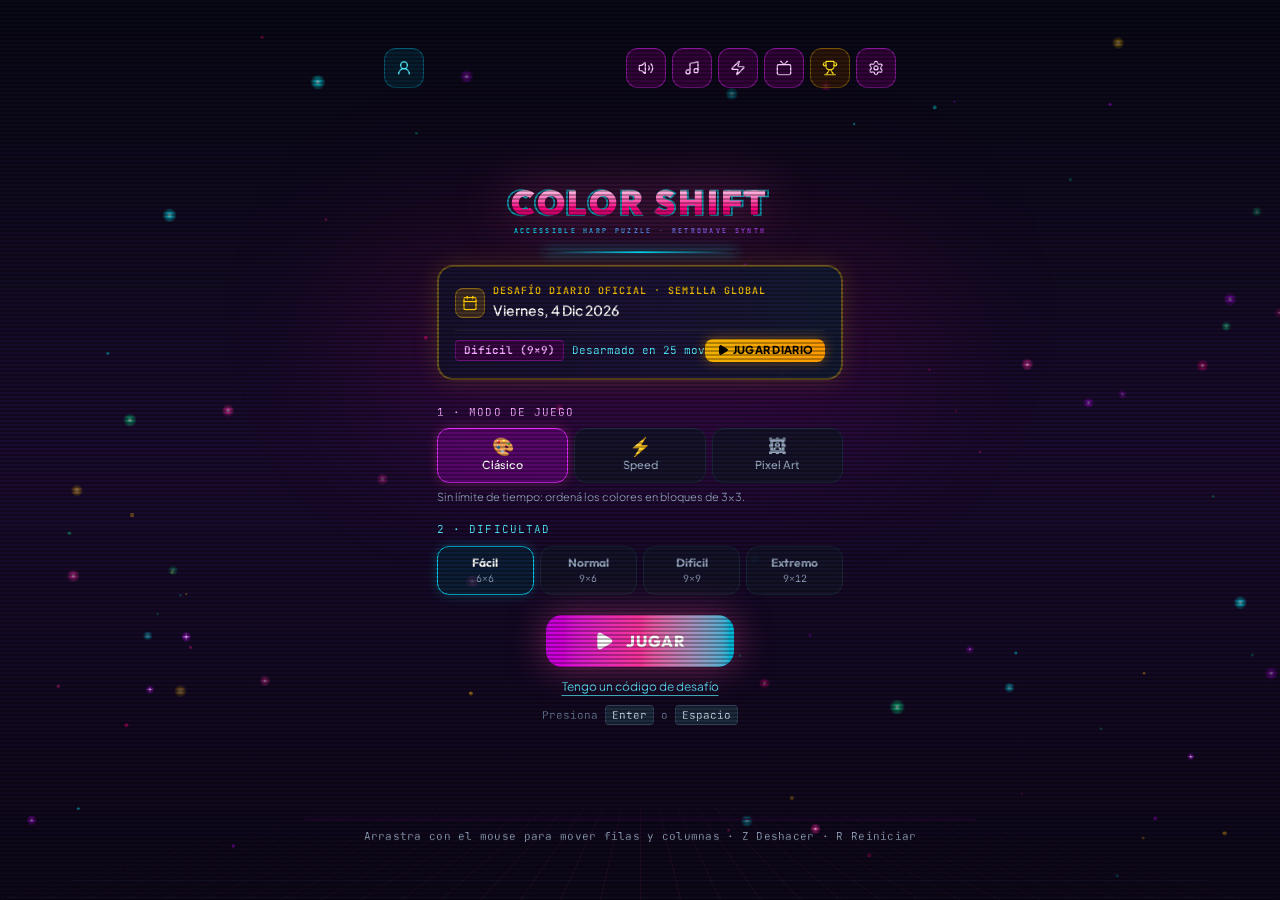
<file: colorshift-test/index.html>
<!doctype html>
<html lang="es">
  <head><meta name="robots" content="noindex,nofollow">
    <meta charset="UTF-8" />
    <meta name="viewport" content="width=device-width, initial-scale=1.0" />
    <title>Color Shift - Retrowave Puzzle Game</title>
    <meta name="description" content="Puzzle retrowave de fichas deslizantes con modo arpa musical y opciones de accesibilidad." />
    <meta property="og:title" content="Color Shift: Puzzle Retrowave" />
    <meta property="og:description" content="Puzzle retrowave de fichas deslizantes con modo arpa musical y opciones de accesibilidad." />
    <meta property="og:type" content="website" />
    <meta name="theme-color" content="#080811" />
    <meta name="mobile-web-app-capable" content="yes" />
    <meta name="apple-mobile-web-app-capable" content="yes" />
    <meta name="apple-mobile-web-app-status-bar-style" content="black-translucent" />
    <meta name="apple-mobile-web-app-title" content="ColorShift" />
    <link rel="icon" type="image/png" sizes="192x192" href="/colorshift-test/pwa-192x192.png" />
    <link rel="icon" type="image/svg+xml" href="/colorshift-test/icon.svg" />
    <link rel="apple-touch-icon" sizes="180x180" href="/colorshift-test/apple-touch-icon.png" />
    <link rel="preconnect" href="https://fonts.googleapis.com">
    <link rel="preconnect" href="https://fonts.gstatic.com" crossorigin>
    <link href="https://fonts.googleapis.com/css2?family=Outfit:wght@400;500;600;700;800;900&family=Plus+Jakarta+Sans:wght@400;500;600;700&family=JetBrains+Mono:wght@400;500;700&display=swap" rel="stylesheet">
    <script type="module" crossorigin src="/colorshift-test/assets/index-CwBALYT1.js"></script>
    <link rel="stylesheet" crossorigin href="/colorshift-test/assets/index-BPocjJQj.css">
  </head>
  <body>
    <div id="root"></div>
  </body>
</html>
</file>
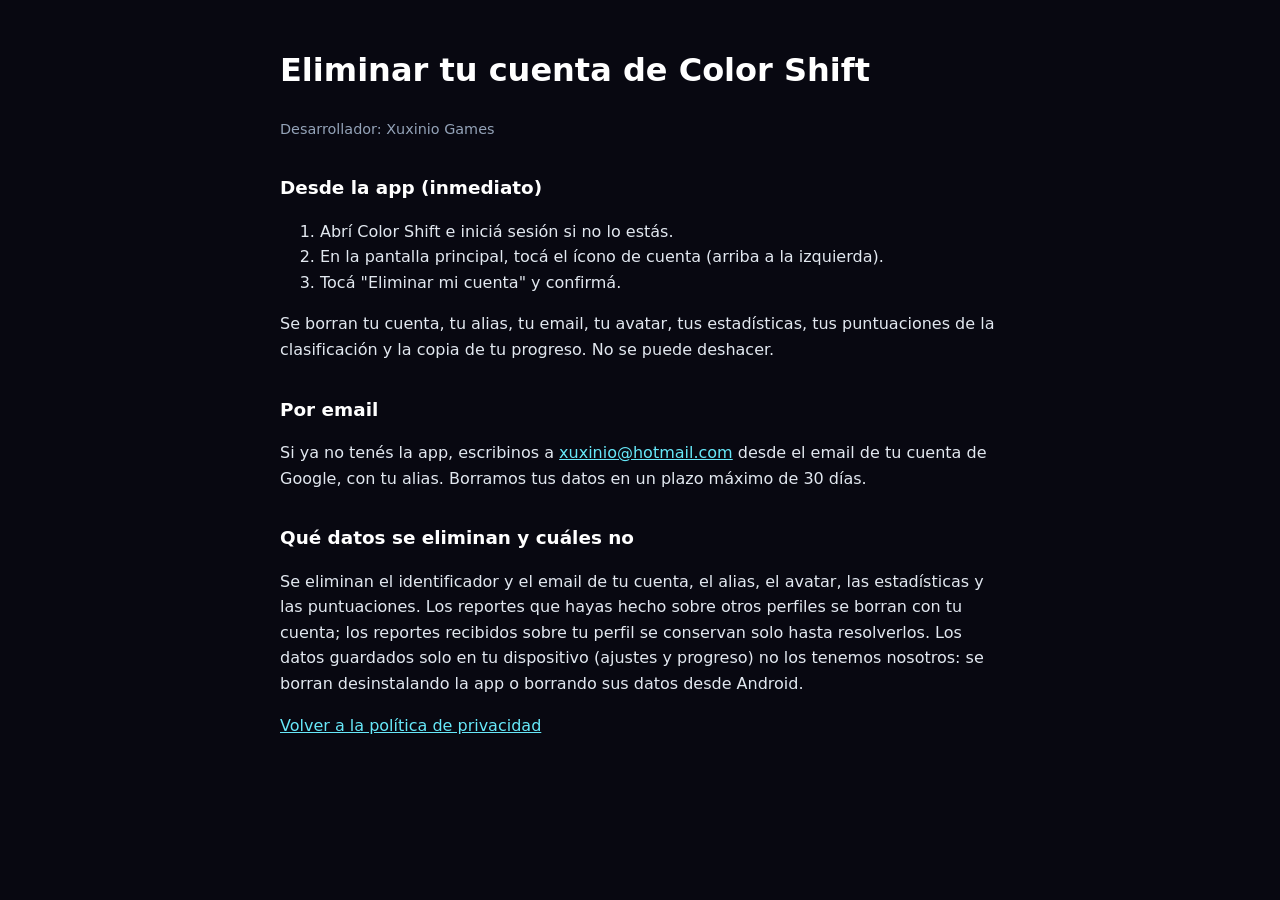
<file: eliminar-cuenta.html>
<!doctype html>
<html lang="es">
<head>
<meta charset="UTF-8" />
<meta name="viewport" content="width=device-width, initial-scale=1.0" />
<title>Eliminar tu cuenta - Color Shift</title>
<style>
  body { margin: 0; background: #080811; color: #e2e8f0; font: 16px/1.6 system-ui, sans-serif; }
  main { max-width: 720px; margin: 0 auto; padding: 24px 16px 64px; }
  h1, h2 { color: #fff; }
  h2 { margin-top: 32px; font-size: 1.15rem; }
  a { color: #67e8f9; }
  .meta { color: #94a3b8; font-size: 0.9rem; }
</style>
</head>
<body>
<main>
  <h1>Eliminar tu cuenta de Color Shift</h1>
  <p class="meta">Desarrollador: Xuxinio Games</p>

  <h2>Desde la app (inmediato)</h2>
  <ol>
    <li>Abrí Color Shift e iniciá sesión si no lo estás.</li>
    <li>En la pantalla principal, tocá el ícono de cuenta (arriba a la izquierda).</li>
    <li>Tocá "Eliminar mi cuenta" y confirmá.</li>
  </ol>
  <p>Se borran tu cuenta, tu alias, tu email, tu avatar, tus estadísticas, tus puntuaciones de la clasificación y la copia de tu progreso. No se puede deshacer.</p>

  <h2>Por email</h2>
  <p>Si ya no tenés la app, escribinos a <a href="mailto:xuxinio@hotmail.com">xuxinio@hotmail.com</a> desde el email de tu cuenta de Google, con tu alias. Borramos tus datos en un plazo máximo de 30 días.</p>

  <h2>Qué datos se eliminan y cuáles no</h2>
  <p>Se eliminan el identificador y el email de tu cuenta, el alias, el avatar, las estadísticas y las puntuaciones. Los reportes que hayas hecho sobre otros perfiles se borran con tu cuenta; los reportes recibidos sobre tu perfil se conservan solo hasta resolverlos. Los datos guardados solo en tu dispositivo (ajustes y progreso) no los tenemos nosotros: se borran desinstalando la app o borrando sus datos desde Android.</p>

  <p><a href="privacy.html">Volver a la política de privacidad</a></p>
</main>
</body>
</html>
</file>
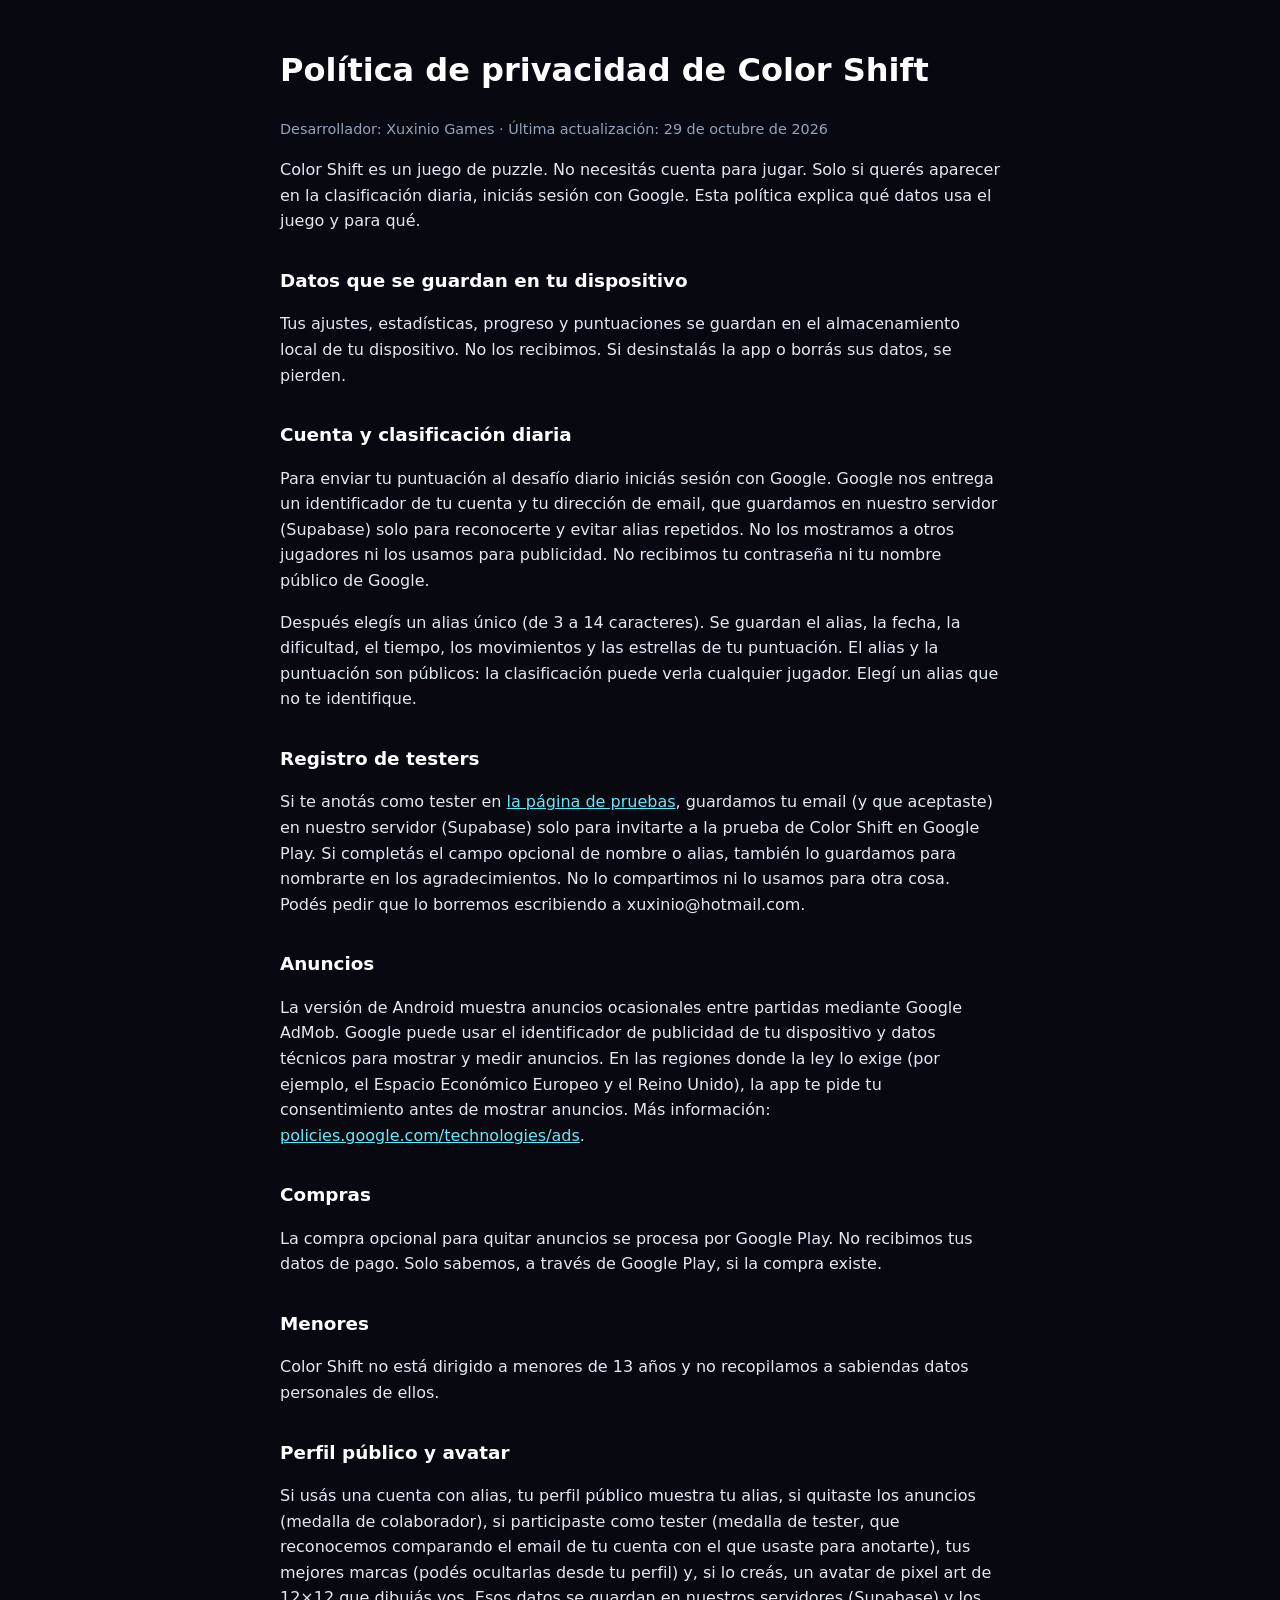
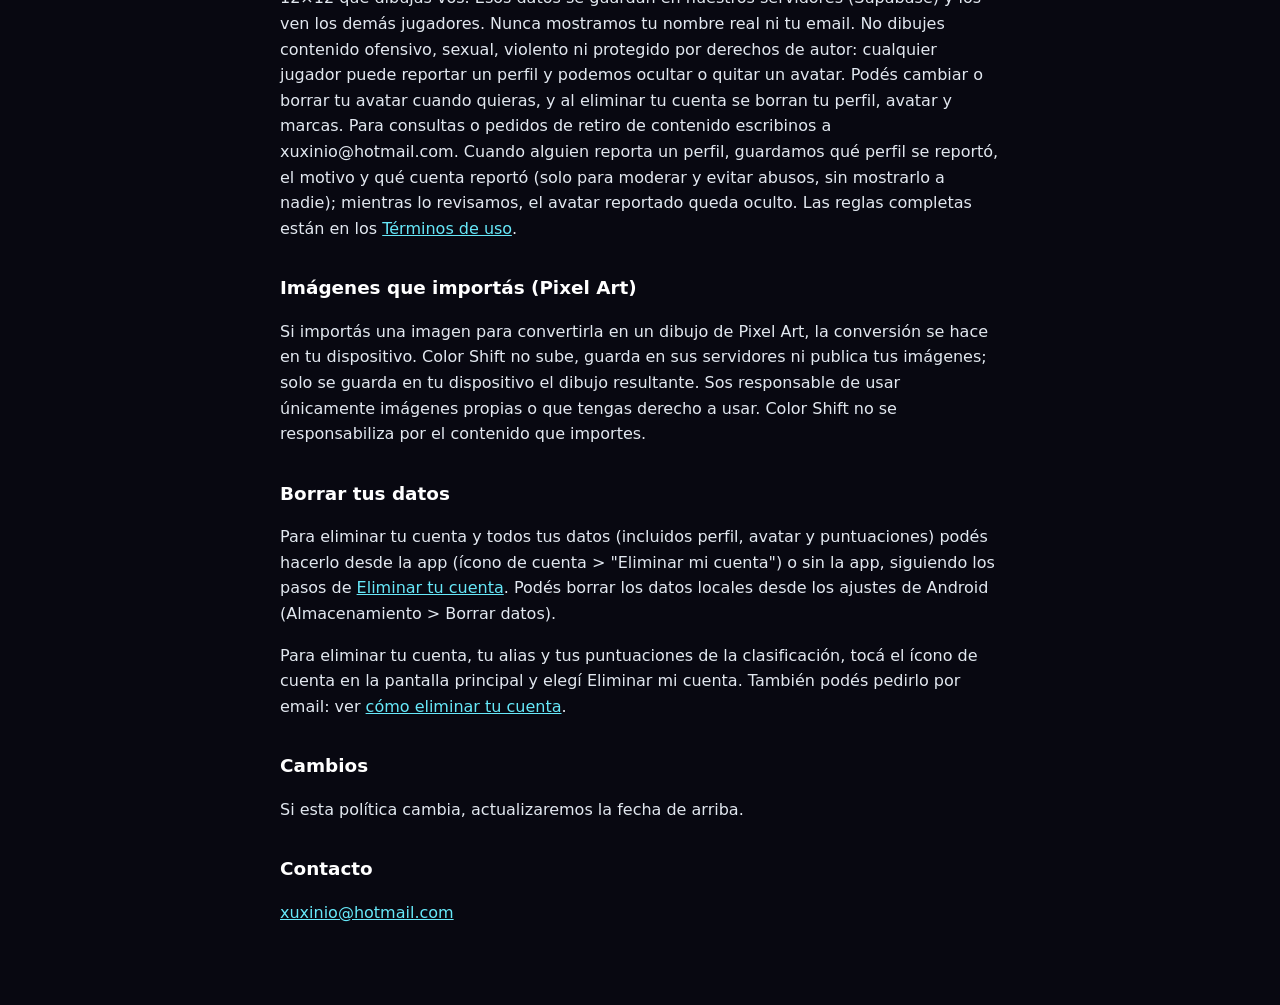
<file: privacy.html>
<!doctype html>
<html lang="es">
<head>
<meta charset="UTF-8" />
<meta name="viewport" content="width=device-width, initial-scale=1.0" />
<title>Política de privacidad - Color Shift</title>
<style>
  body { margin: 0; background: #080811; color: #e2e8f0; font: 16px/1.6 system-ui, sans-serif; }
  main { max-width: 720px; margin: 0 auto; padding: 24px 16px 64px; }
  h1, h2 { color: #fff; }
  h2 { margin-top: 32px; font-size: 1.15rem; }
  a { color: #67e8f9; }
  .meta { color: #94a3b8; font-size: 0.9rem; }
</style>
</head>
<body>
<main>
  <h1>Política de privacidad de Color Shift</h1>
  <p class="meta">Desarrollador: Xuxinio Games · Última actualización: 29 de octubre de 2026</p>

  <p>Color Shift es un juego de puzzle. No necesitás cuenta para jugar. Solo si querés aparecer en la clasificación diaria, iniciás sesión con Google. Esta política explica qué datos usa el juego y para qué.</p>

  <h2>Datos que se guardan en tu dispositivo</h2>
  <p>Tus ajustes, estadísticas, progreso y puntuaciones se guardan en el almacenamiento local de tu dispositivo. No los recibimos. Si desinstalás la app o borrás sus datos, se pierden.</p>

  <h2>Cuenta y clasificación diaria</h2>
  <p>Para enviar tu puntuación al desafío diario iniciás sesión con Google. Google nos entrega un identificador de tu cuenta y tu dirección de email, que guardamos en nuestro servidor (Supabase) solo para reconocerte y evitar alias repetidos. No los mostramos a otros jugadores ni los usamos para publicidad. No recibimos tu contraseña ni tu nombre público de Google.</p>
  <p>Después elegís un alias único (de 3 a 14 caracteres). Se guardan el alias, la fecha, la dificultad, el tiempo, los movimientos y las estrellas de tu puntuación. El alias y la puntuación son públicos: la clasificación puede verla cualquier jugador. Elegí un alias que no te identifique.</p>

  <h2>Registro de testers</h2>
  <p>Si te anotás como tester en <a href="testers.html">la página de pruebas</a>, guardamos tu email (y que aceptaste) en nuestro servidor (Supabase) solo para invitarte a la prueba de Color Shift en Google Play. Si completás el campo opcional de nombre o alias, también lo guardamos para nombrarte en los agradecimientos. No lo compartimos ni lo usamos para otra cosa. Podés pedir que lo borremos escribiendo a xuxinio@hotmail.com.</p>

  <h2>Anuncios</h2>
  <p>La versión de Android muestra anuncios ocasionales entre partidas mediante Google AdMob. Google puede usar el identificador de publicidad de tu dispositivo y datos técnicos para mostrar y medir anuncios. En las regiones donde la ley lo exige (por ejemplo, el Espacio Económico Europeo y el Reino Unido), la app te pide tu consentimiento antes de mostrar anuncios. Más información: <a href="https://policies.google.com/technologies/ads">policies.google.com/technologies/ads</a>.</p>

  <h2>Compras</h2>
  <p>La compra opcional para quitar anuncios se procesa por Google Play. No recibimos tus datos de pago. Solo sabemos, a través de Google Play, si la compra existe.</p>

  <h2>Menores</h2>
  <p>Color Shift no está dirigido a menores de 13 años y no recopilamos a sabiendas datos personales de ellos.</p>

  <h2>Perfil público y avatar</h2>
  <p>Si usás una cuenta con alias, tu perfil público muestra tu alias, si quitaste los anuncios (medalla de colaborador), si participaste como tester (medalla de tester, que reconocemos comparando el email de tu cuenta con el que usaste para anotarte), tus mejores marcas (podés ocultarlas desde tu perfil) y, si lo creás, un avatar de pixel art de 12×12 que dibujás vos. Esos datos se guardan en nuestros servidores (Supabase) y los ven los demás jugadores. Nunca mostramos tu nombre real ni tu email. No dibujes contenido ofensivo, sexual, violento ni protegido por derechos de autor: cualquier jugador puede reportar un perfil y podemos ocultar o quitar un avatar. Podés cambiar o borrar tu avatar cuando quieras, y al eliminar tu cuenta se borran tu perfil, avatar y marcas. Para consultas o pedidos de retiro de contenido escribinos a xuxinio@hotmail.com. Cuando alguien reporta un perfil, guardamos qué perfil se reportó, el motivo y qué cuenta reportó (solo para moderar y evitar abusos, sin mostrarlo a nadie); mientras lo revisamos, el avatar reportado queda oculto. Las reglas completas están en los <a href="terminos.html">Términos de uso</a>.</p>

  <h2>Imágenes que importás (Pixel Art)</h2>
  <p>Si importás una imagen para convertirla en un dibujo de Pixel Art, la conversión se hace en tu dispositivo. Color Shift no sube, guarda en sus servidores ni publica tus imágenes; solo se guarda en tu dispositivo el dibujo resultante. Sos responsable de usar únicamente imágenes propias o que tengas derecho a usar. Color Shift no se responsabiliza por el contenido que importes.</p>

  <h2 id="eliminar-cuenta">Borrar tus datos</h2>
  <p>Para eliminar tu cuenta y todos tus datos (incluidos perfil, avatar y puntuaciones) podés hacerlo desde la app (ícono de cuenta &gt; "Eliminar mi cuenta") o sin la app, siguiendo los pasos de <a href="eliminar-cuenta.html">Eliminar tu cuenta</a>. Podés borrar los datos locales desde los ajustes de Android (Almacenamiento &gt; Borrar datos).</p>
  <p>Para eliminar tu cuenta, tu alias y tus puntuaciones de la clasificación, tocá el ícono de cuenta en la pantalla principal y elegí Eliminar mi cuenta. También podés pedirlo por email: ver <a href="eliminar-cuenta.html">cómo eliminar tu cuenta</a>.</p>

  <h2>Cambios</h2>
  <p>Si esta política cambia, actualizaremos la fecha de arriba.</p>

  <h2>Contacto</h2>
  <p><a href="mailto:xuxinio@hotmail.com">xuxinio@hotmail.com</a></p>
</main>
</body>
</html>
</file>
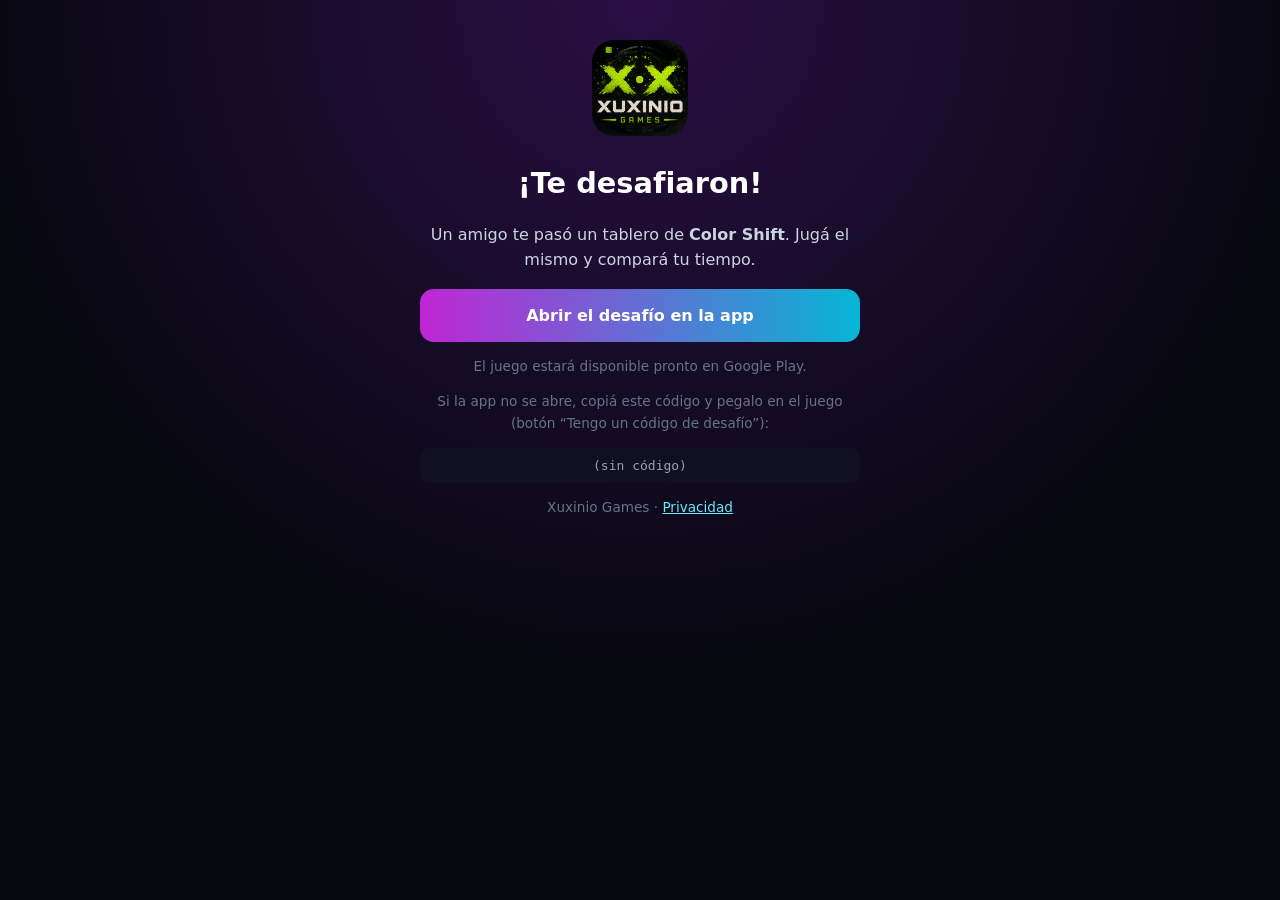
<file: reto.html>
<!doctype html>
<html lang="es">
<head>
<meta charset="UTF-8" />
<meta name="viewport" content="width=device-width, initial-scale=1.0" />
<title>Desafío - Color Shift</title>
<link rel="icon" href="assets/favicon.png" />
<style>
  body { margin: 0; background: radial-gradient(circle at 50% 0, #2a0f45, #080811 60%); color: #e2e8f0; font: 16px/1.6 system-ui, sans-serif; min-height: 100vh; }
  main { max-width: 440px; margin: 0 auto; padding: 40px 16px; text-align: center; }
  img { width: 96px; height: 96px; border-radius: 22px; }
  h1 { color: #fff; margin: 16px 0 4px; font-size: 1.8rem; }
  p { color: #cbd5e1; }
  .btn { display: block; margin: 12px 0; padding: 14px; border-radius: 14px; font-weight: 700; text-decoration: none; }
  .primary { background: linear-gradient(90deg, #c026d3, #06b6d4); color: #fff; }
  .secondary { background: #1e1b3a; color: #67e8f9; border: 1px solid #155e75; }
  .code { word-break: break-all; font: 13px monospace; background: #101020; padding: 10px; border-radius: 10px; color: #94a3b8; }
  .meta { color: #64748b; font-size: .85rem; }
</style>
</head>
<body>
<main>
  <img src="assets/xuxinio-games-icon-192.png" alt="Xuxinio Games" />
  <h1>¡Te desafiaron!</h1>
  <p>Un amigo te pasó un tablero de <strong>Color Shift</strong>. Jugá el mismo y compará tu tiempo.</p>

  <a id="open" class="btn primary" href="#">Abrir el desafío en la app</a>
  <div id="play"></div>

  <p class="meta">Si la app no se abre, copiá este código y pegalo en el juego (botón “Tengo un código de desafío”):</p>
  <div id="code" class="code"></div>
  <p class="meta">Xuxinio Games · <a href="privacy.html" style="color:#67e8f9">Privacidad</a></p>
</main>
<script>
  // Completar cuando el juego esté publicado: https://play.google.com/store/apps/details?id=com.xuxiniogames.colorshift
  var PLAY_URL = '';
  var code = new URLSearchParams(location.search).get('c') || '';
  document.getElementById('code').textContent = code || '(sin código)';
  var appLink = 'colorshift://reto?c=' + encodeURIComponent(code);
  var isAndroid = /android/i.test(navigator.userAgent);
  var openLink = isAndroid
    ? 'intent://reto?c=' + encodeURIComponent(code) + '#Intent;scheme=colorshift;package=com.xuxiniogames.colorshift;' +
      (PLAY_URL ? 'S.browser_fallback_url=' + encodeURIComponent(PLAY_URL) + ';' : '') + 'end'
    : appLink;
  document.getElementById('open').href = openLink;
  document.getElementById('play').innerHTML = PLAY_URL
    ? '<a class="btn secondary" href="' + PLAY_URL + '">Descargar en Google Play</a>'
    : '<p class="meta">El juego estará disponible pronto en Google Play.</p>';
  if (isAndroid && code) setTimeout(function () { location.href = openLink; }, 400);
</script>
</body>
</html>
</file>
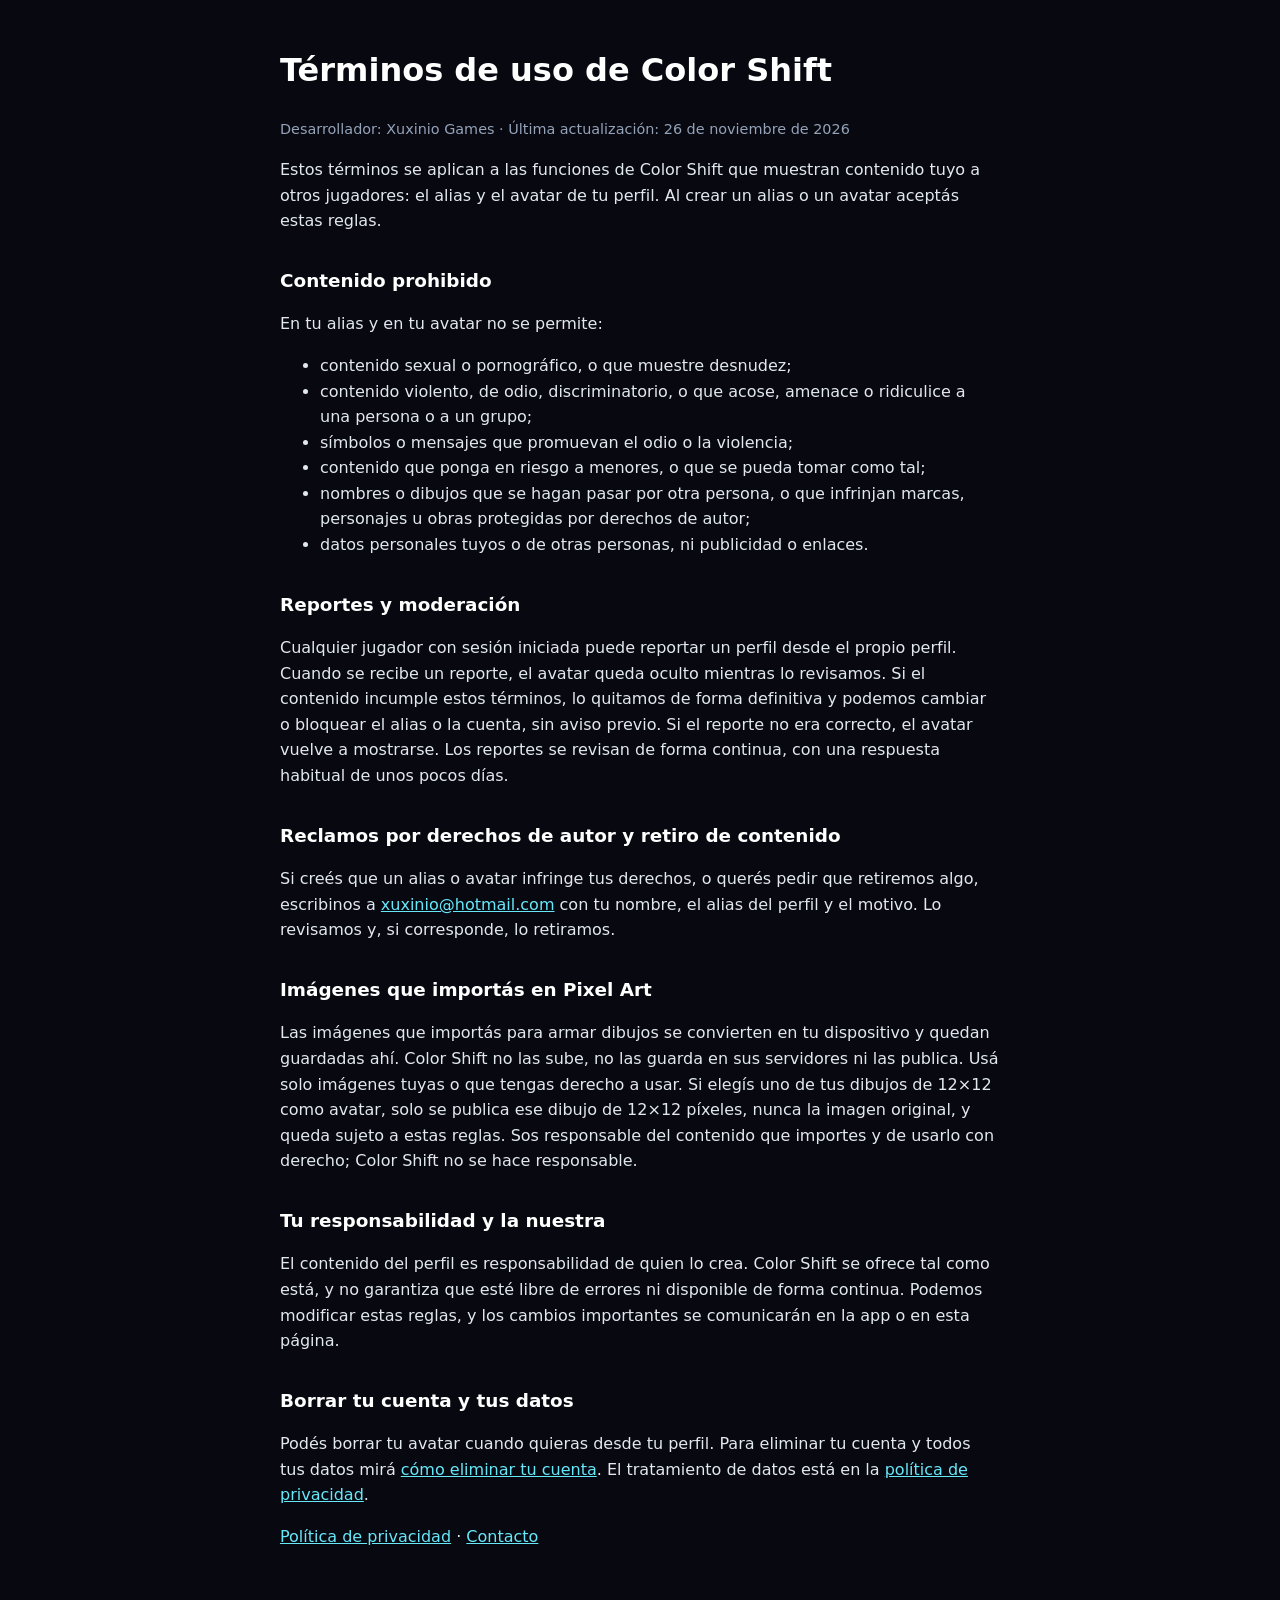
<file: terminos.html>
<!doctype html>
<html lang="es">
<head>
<meta charset="UTF-8" />
<meta name="viewport" content="width=device-width, initial-scale=1.0" />
<title>Términos de uso - Color Shift</title>
<style>
  body { margin: 0; background: #080811; color: #e2e8f0; font: 16px/1.6 system-ui, sans-serif; }
  main { max-width: 720px; margin: 0 auto; padding: 24px 16px 64px; }
  h1, h2 { color: #fff; }
  h2 { margin-top: 32px; font-size: 1.15rem; }
  a { color: #67e8f9; }
  .meta { color: #94a3b8; font-size: 0.9rem; }
</style>
</head>
<body>
<main>
  <h1>Términos de uso de Color Shift</h1>
  <p class="meta">Desarrollador: Xuxinio Games · Última actualización: 26 de noviembre de 2026</p>

  <p>Estos términos se aplican a las funciones de Color Shift que muestran contenido tuyo a otros jugadores: el alias y el avatar de tu perfil. Al crear un alias o un avatar aceptás estas reglas.</p>

  <h2>Contenido prohibido</h2>
  <p>En tu alias y en tu avatar no se permite:</p>
  <ul>
    <li>contenido sexual o pornográfico, o que muestre desnudez;</li>
    <li>contenido violento, de odio, discriminatorio, o que acose, amenace o ridiculice a una persona o a un grupo;</li>
    <li>símbolos o mensajes que promuevan el odio o la violencia;</li>
    <li>contenido que ponga en riesgo a menores, o que se pueda tomar como tal;</li>
    <li>nombres o dibujos que se hagan pasar por otra persona, o que infrinjan marcas, personajes u obras protegidas por derechos de autor;</li>
    <li>datos personales tuyos o de otras personas, ni publicidad o enlaces.</li>
  </ul>

  <h2>Reportes y moderación</h2>
  <p>Cualquier jugador con sesión iniciada puede reportar un perfil desde el propio perfil. Cuando se recibe un reporte, el avatar queda oculto mientras lo revisamos. Si el contenido incumple estos términos, lo quitamos de forma definitiva y podemos cambiar o bloquear el alias o la cuenta, sin aviso previo. Si el reporte no era correcto, el avatar vuelve a mostrarse. Los reportes se revisan de forma continua, con una respuesta habitual de unos pocos días.</p>

  <h2>Reclamos por derechos de autor y retiro de contenido</h2>
  <p>Si creés que un alias o avatar infringe tus derechos, o querés pedir que retiremos algo, escribinos a <a href="mailto:xuxinio@hotmail.com">xuxinio@hotmail.com</a> con tu nombre, el alias del perfil y el motivo. Lo revisamos y, si corresponde, lo retiramos.</p>

  <h2>Imágenes que importás en Pixel Art</h2>
  <p>Las imágenes que importás para armar dibujos se convierten en tu dispositivo y quedan guardadas ahí. Color Shift no las sube, no las guarda en sus servidores ni las publica. Usá solo imágenes tuyas o que tengas derecho a usar. Si elegís uno de tus dibujos de 12×12 como avatar, solo se publica ese dibujo de 12×12 píxeles, nunca la imagen original, y queda sujeto a estas reglas. Sos responsable del contenido que importes y de usarlo con derecho; Color Shift no se hace responsable.</p>

  <h2>Tu responsabilidad y la nuestra</h2>
  <p>El contenido del perfil es responsabilidad de quien lo crea. Color Shift se ofrece tal como está, y no garantiza que esté libre de errores ni disponible de forma continua. Podemos modificar estas reglas, y los cambios importantes se comunicarán en la app o en esta página.</p>

  <h2>Borrar tu cuenta y tus datos</h2>
  <p>Podés borrar tu avatar cuando quieras desde tu perfil. Para eliminar tu cuenta y todos tus datos mirá <a href="eliminar-cuenta.html">cómo eliminar tu cuenta</a>. El tratamiento de datos está en la <a href="privacy.html">política de privacidad</a>.</p>

  <p><a href="privacy.html">Política de privacidad</a> · <a href="mailto:xuxinio@hotmail.com">Contacto</a></p>
</main>
</body>
</html>
</file>
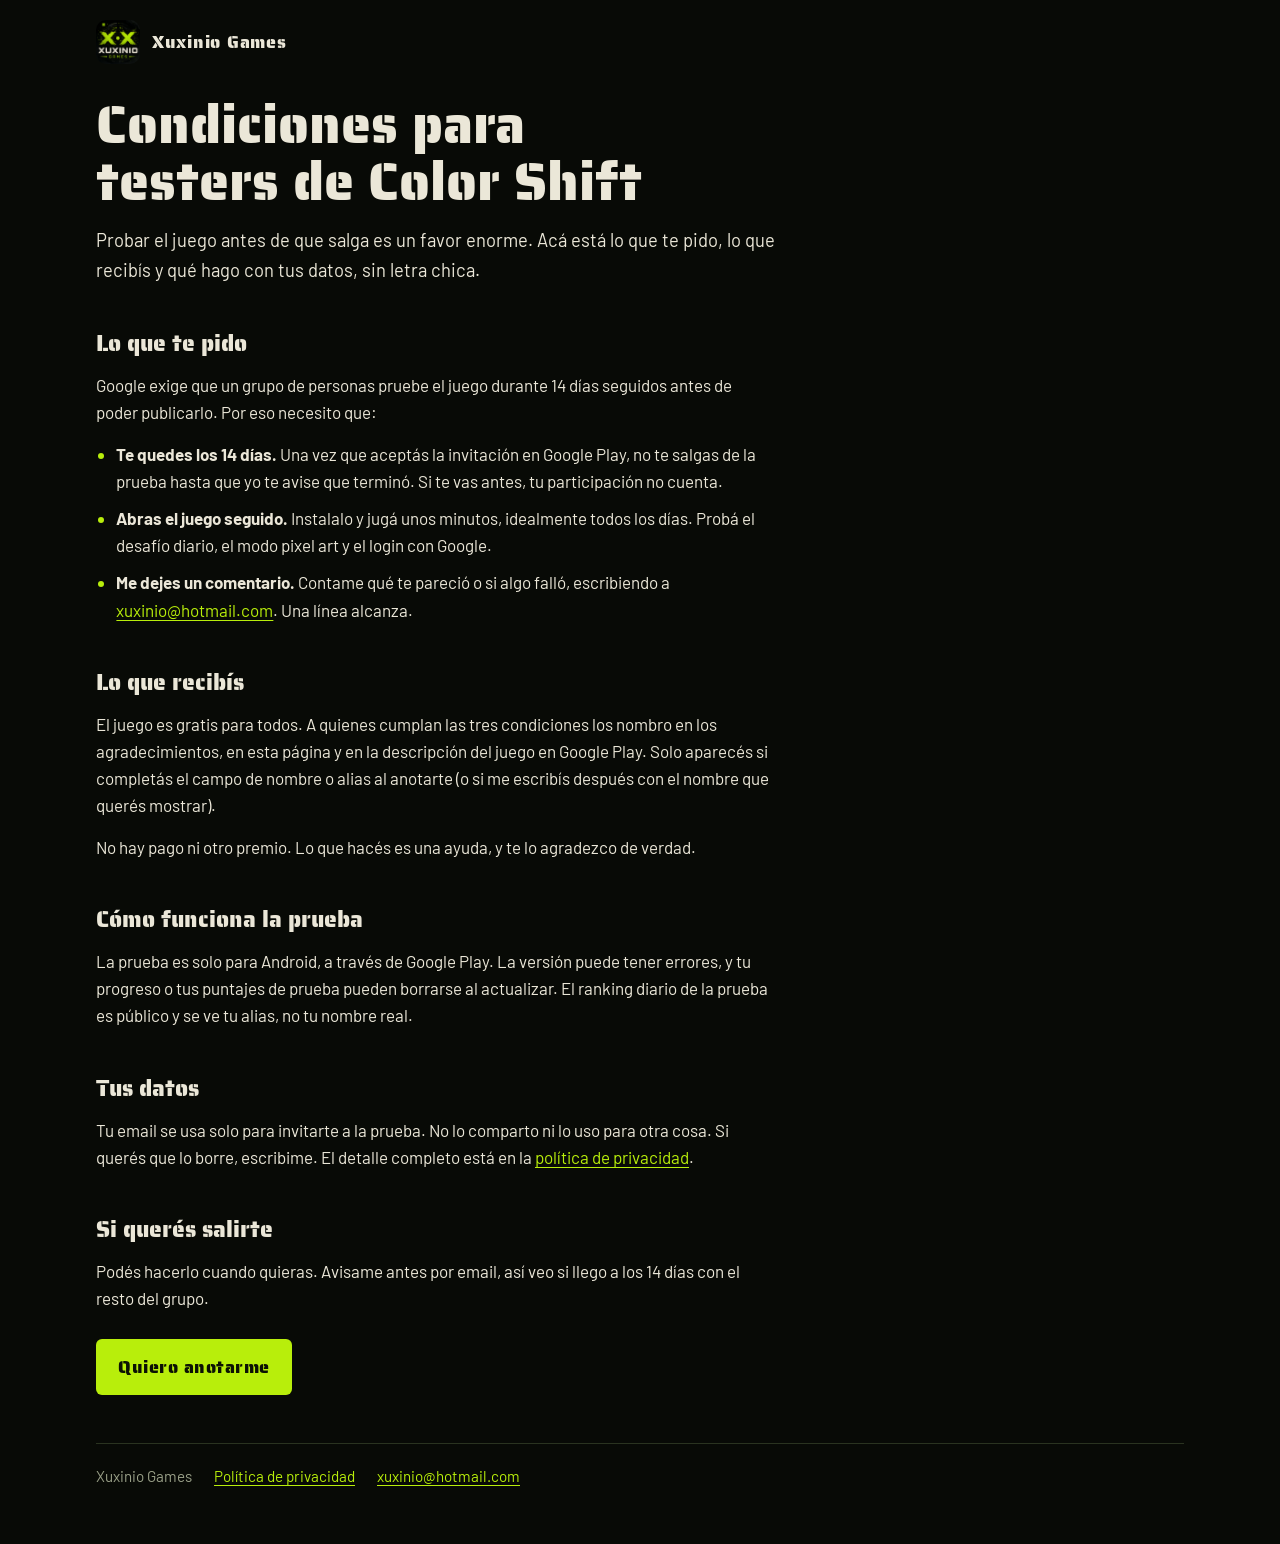
<file: testers-condiciones.html>
<!doctype html>
<html lang="es">
<head>
<meta charset="UTF-8" />
<meta name="viewport" content="width=device-width, initial-scale=1.0" />
<title>Condiciones para testers · Xuxinio Games</title>
<meta name="description" content="Qué se pide a los testers de Color Shift, qué reciben a cambio y cómo se usan sus datos." />
<meta name="theme-color" content="#080a06" />
<link rel="icon" type="image/png" href="assets/favicon.png" />
<link rel="preconnect" href="https://fonts.googleapis.com" />
<link rel="preconnect" href="https://fonts.gstatic.com" crossorigin />
<link href="https://fonts.googleapis.com/css2?family=Barlow:wght@400;500;600&family=Saira+Stencil+One&display=swap" rel="stylesheet" />
<style>
  :root {
    --ink: #080a06;
    --panel: #12160d;
    --line: #2a3320;
    --lime: #b8ee0b;
    --bone: #ebe7d8;
    --mute: #9aa088;
    --err: #ff8a7a;
  }
  * { box-sizing: border-box; }
  html { -webkit-text-size-adjust: 100%; }
  body {
    margin: 0;
    background: var(--ink);
    color: var(--bone);
    font: 400 1.0625rem/1.6 "Barlow", system-ui, sans-serif;
  }
  a { color: var(--lime); text-underline-offset: 3px; }
  :focus-visible { outline: 3px solid var(--lime); outline-offset: 3px; }

  .page { max-width: 1120px; margin: 0 auto; padding: 20px 16px 56px; }

  .brand { display: flex; align-items: center; gap: 12px; }
  .brand img { width: 44px; height: 44px; border-radius: 10px; display: block; }
  .brand span { font-family: "Saira Stencil One", Impact, sans-serif; font-size: 1.15rem; letter-spacing: 0.04em; }


  h1 { font-family: "Saira Stencil One", Impact, sans-serif; font-weight: 400; font-size: clamp(2.1rem, 8vw, 3.4rem); line-height: 1.05; margin: 32px 0 16px; text-wrap: balance; }
  h2 { font-family: "Saira Stencil One", Impact, sans-serif; font-weight: 400; font-size: 1.45rem; margin: 40px 0 10px; }
  .doc { max-width: 40em; }
  .doc p { margin: 0 0 14px; }
  .doc ul { margin: 0 0 14px; padding-left: 1.2em; }
  .doc li { margin: 0 0 10px; }
  .doc li::marker { color: var(--lime); }
  .lead { font-size: 1.15rem; }
  .cta { display: inline-block; margin-top: 12px; padding: 14px 22px; border-radius: 6px; background: var(--lime); color: #0c1204; font-family: "Saira Stencil One", Impact, sans-serif; font-size: 1.1rem; letter-spacing: 0.03em; text-decoration: none; }
  .cta:hover { background: #cdff2a; }
  footer { margin-top: 48px; padding-top: 20px; border-top: 1px solid var(--line); color: var(--mute); font-size: 0.95rem; display: flex; flex-wrap: wrap; gap: 8px 22px; }
</style>
</head>
<body>
<div class="page">
  <header class="brand">
    <a href="testers.html" style="display:flex;align-items:center;gap:12px;color:inherit;text-decoration:none">
      <img src="assets/xuxinio-games-icon-192.png" alt="" width="44" height="44" />
      <span>Xuxinio Games</span>
    </a>
  </header>

  <main class="doc">
    <h1>Condiciones para testers de Color Shift</h1>
    <p class="lead">Probar el juego antes de que salga es un favor enorme. Acá está lo que te pido, lo que recibís y qué hago con tus datos, sin letra chica.</p>

    <h2>Lo que te pido</h2>
    <p>Google exige que un grupo de personas pruebe el juego durante 14 días seguidos antes de poder publicarlo. Por eso necesito que:</p>
    <ul>
      <li><strong>Te quedes los 14 días.</strong> Una vez que aceptás la invitación en Google Play, no te salgas de la prueba hasta que yo te avise que terminó. Si te vas antes, tu participación no cuenta.</li>
      <li><strong>Abras el juego seguido.</strong> Instalalo y jugá unos minutos, idealmente todos los días. Probá el desafío diario, el modo pixel art y el login con Google.</li>
      <li><strong>Me dejes un comentario.</strong> Contame qué te pareció o si algo falló, escribiendo a <a href="mailto:xuxinio@hotmail.com">xuxinio@hotmail.com</a>. Una línea alcanza.</li>
    </ul>

    <h2>Lo que recibís</h2>
    <p>El juego es gratis para todos. A quienes cumplan las tres condiciones los nombro en los agradecimientos, en esta página y en la descripción del juego en Google Play. Solo aparecés si completás el campo de nombre o alias al anotarte (o si me escribís después con el nombre que querés mostrar).</p>
    <p>No hay pago ni otro premio. Lo que hacés es una ayuda, y te lo agradezco de verdad.</p>

    <h2>Cómo funciona la prueba</h2>
    <p>La prueba es solo para Android, a través de Google Play. La versión puede tener errores, y tu progreso o tus puntajes de prueba pueden borrarse al actualizar. El ranking diario de la prueba es público y se ve tu alias, no tu nombre real.</p>

    <h2>Tus datos</h2>
    <p>Tu email se usa solo para invitarte a la prueba. No lo comparto ni lo uso para otra cosa. Si querés que lo borre, escribime. El detalle completo está en la <a href="privacy.html">política de privacidad</a>.</p>

    <h2>Si querés salirte</h2>
    <p>Podés hacerlo cuando quieras. Avisame antes por email, así veo si llego a los 14 días con el resto del grupo.</p>

    <p><a class="cta" href="testers.html">Quiero anotarme</a></p>
  </main>

  <footer>
    <span>Xuxinio Games</span>
    <a href="privacy.html">Política de privacidad</a>
    <a href="mailto:xuxinio@hotmail.com">xuxinio@hotmail.com</a>
  </footer>
</div>
</body>
</html>
</file>
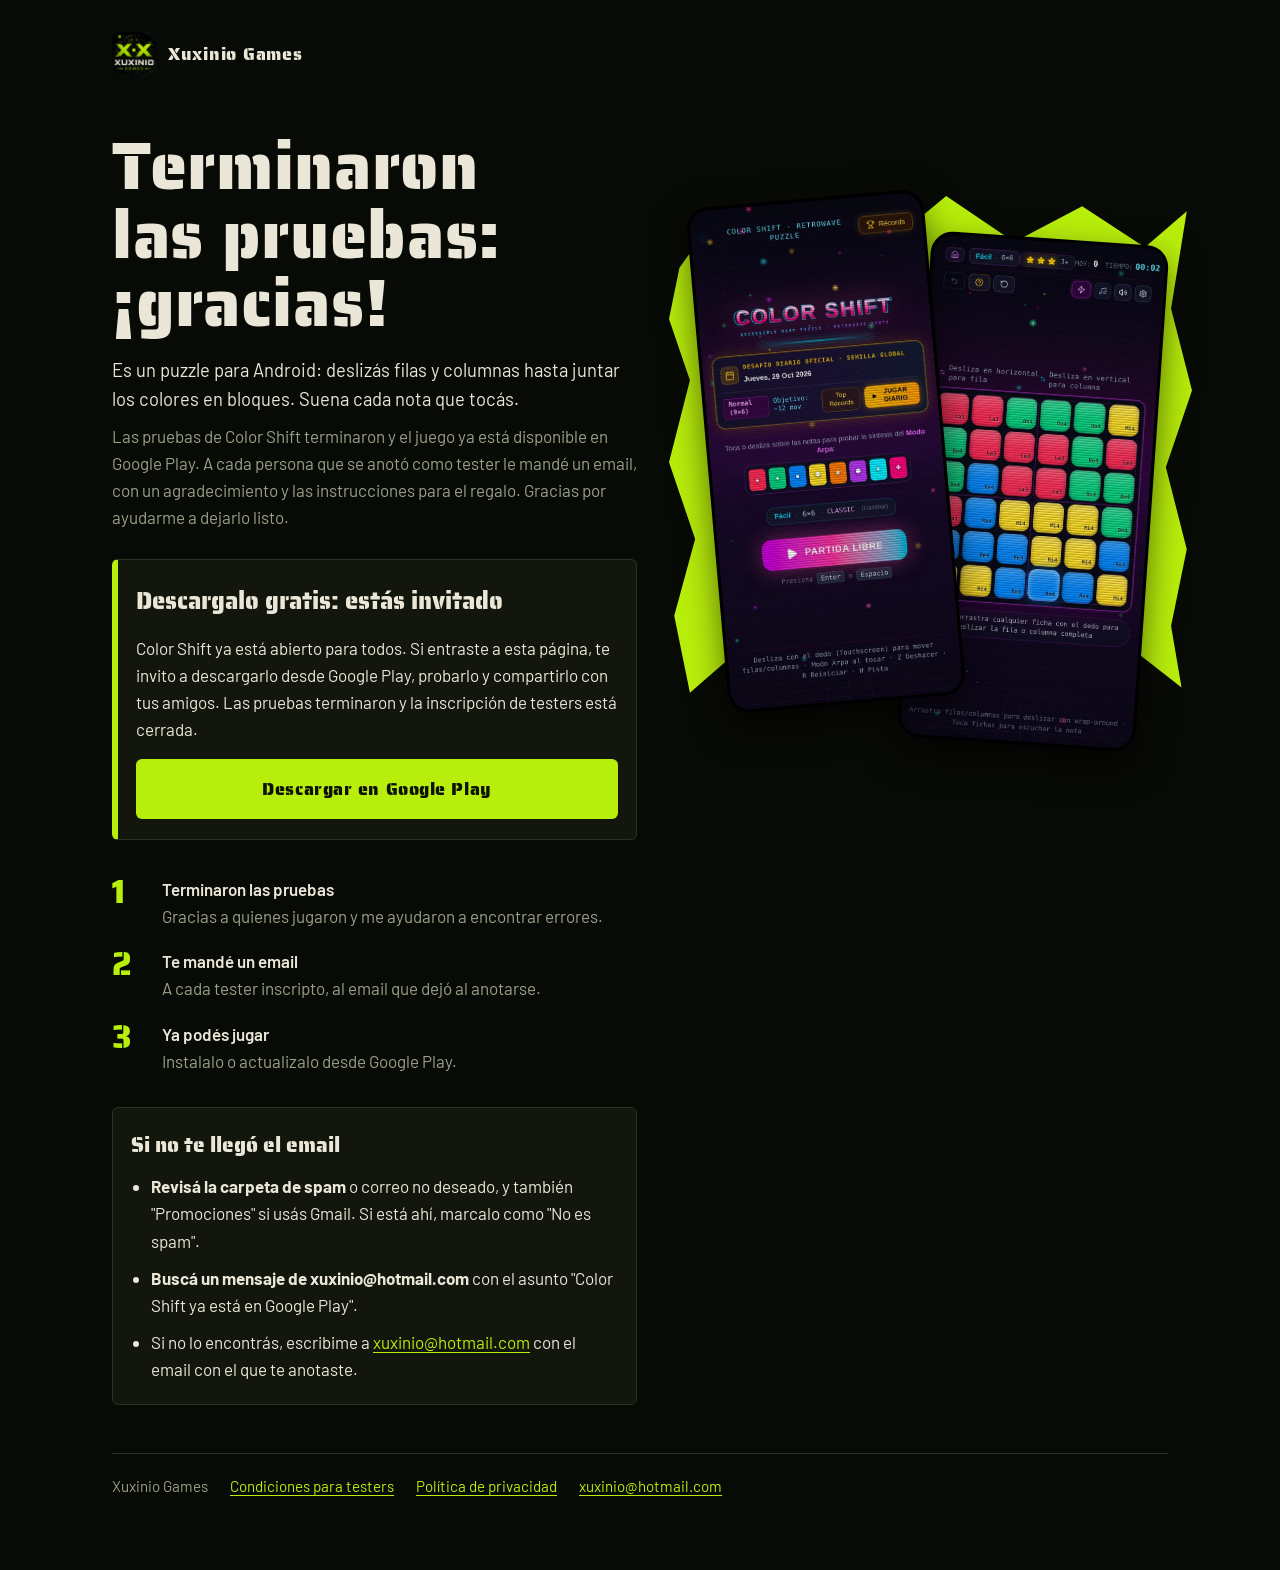
<file: testers.html>
<!doctype html>
<html lang="es">
<head>
<meta charset="UTF-8" />
<meta name="viewport" content="width=device-width, initial-scale=1.0" />
<title>Color Shift ya está en Google Play · Xuxinio Games</title>
<meta name="description" content="Color Shift ya está en Google Play y está abierto para todos: descargalo gratis. Gracias a los testers que ayudaron a probarlo." />
<meta name="theme-color" content="#080a06" />
<link rel="icon" type="image/png" href="assets/favicon.png" />
<link rel="preconnect" href="https://fonts.googleapis.com" />
<link rel="preconnect" href="https://fonts.gstatic.com" crossorigin />
<link href="https://fonts.googleapis.com/css2?family=Barlow:wght@400;500;600&family=Saira+Stencil+One&display=swap" rel="stylesheet" />
<style>
  :root {
    --ink: #080a06;
    --panel: #12160d;
    --line: #2a3320;
    --lime: #b8ee0b;
    --bone: #ebe7d8;
    --mute: #9aa088;
    --err: #ff8a7a;
  }
  * { box-sizing: border-box; }
  html { -webkit-text-size-adjust: 100%; }
  body {
    margin: 0;
    background: var(--ink);
    color: var(--bone);
    font: 400 1.0625rem/1.6 "Barlow", system-ui, sans-serif;
  }
  a { color: var(--lime); text-underline-offset: 3px; }
  :focus-visible { outline: 3px solid var(--lime); outline-offset: 3px; }

  .page { max-width: 1120px; margin: 0 auto; padding: 20px 16px 56px; }

  .brand { display: flex; align-items: center; gap: 12px; }
  .brand img { width: 44px; height: 44px; border-radius: 10px; display: block; }
  .brand span { font-family: "Saira Stencil One", Impact, sans-serif; font-size: 1.15rem; letter-spacing: 0.04em; }

  .layout { display: grid; gap: 28px; margin-top: 36px; }
  .intro { grid-area: intro; }
  .stage { grid-area: stage; }
  .rest { grid-area: rest; }
  .layout { grid-template-areas: "intro" "stage" "rest"; }

  h1 {
    font-family: "Saira Stencil One", Impact, sans-serif;
    font-weight: 400;
    font-size: clamp(2.3rem, 9vw, 4.2rem);
    line-height: 1.02;
    letter-spacing: 0.01em;
    margin: 0 0 18px;
    text-wrap: balance;
  }
  .lead { margin: 0 0 8px; max-width: 34em; font-size: 1.15rem; }
  .note { margin: 0; color: var(--mute); max-width: 34em; }

  /* The memorable element: two real screens on a torn lime stripe */
  .stage { position: relative; display: flex; justify-content: center; align-items: center; padding: 28px 0; min-height: 360px; }
  .stage::before {
    content: "";
    position: absolute; inset: 12% -8px 12% -8px;
    background: var(--lime);
    clip-path: polygon(2% 14%, 9% 4%, 17% 12%, 28% 1%, 40% 11%, 53% 0, 66% 9%, 79% 2%, 91% 10%, 99% 3%, 96% 22%, 100% 38%, 95% 53%, 99% 69%, 96% 84%, 98% 96%, 88% 88%, 77% 99%, 64% 90%, 51% 100%, 38% 91%, 25% 99%, 13% 89%, 4% 97%, 1% 82%, 5% 67%, 0 52%, 4% 36%, 0 24%);
  }
  .phone {
    position: relative;
    width: min(44vw, 230px);
    border-radius: 22px;
    border: 3px solid #000;
    background: #000;
    box-shadow: 0 14px 34px rgba(0, 0, 0, 0.55);
    display: block;
  }
  .phone img { display: block; width: 100%; height: auto; border-radius: 19px; }
  .phone.a { transform: rotate(-4deg) translateX(8px); z-index: 1; }
  .phone.b { transform: rotate(3deg) translate(-8px, 22px); }

  .join { margin-top: 0; padding: 22px 18px 20px; background: var(--panel); border: 1px solid var(--line); border-left: 6px solid var(--lime); border-radius: 6px; }
  .join h2 { font-family: "Saira Stencil One", Impact, sans-serif; font-weight: 400; font-size: 1.5rem; margin: 0 0 14px; }
  label.field { display: block; font-weight: 600; margin-bottom: 6px; }
  input[type="email"], input.txt {
    width: 100%; padding: 14px 14px; font: inherit; font-size: 1rem;
    color: var(--bone); background: var(--ink);
    border: 2px solid var(--line); border-radius: 6px;
  }
  input[type="email"]:focus, input.txt:focus { border-color: var(--lime); outline: none; box-shadow: 0 0 0 3px rgba(184, 238, 11, 0.25); }
  .opt { color: var(--mute); font-weight: 400; }
  .hint { color: var(--mute); font-size: 0.95rem; margin: 6px 0 16px; }
  .consent { display: flex; gap: 12px; align-items: flex-start; margin: 0 0 18px; font-size: 0.97rem; }
  .consent input { width: 22px; height: 22px; margin: 2px 0 0; accent-color: var(--lime); flex: none; }
  button.send {
    width: 100%; padding: 15px 18px; border: 0; border-radius: 6px; cursor: pointer;
    font-family: "Saira Stencil One", Impact, sans-serif; font-size: 1.15rem; letter-spacing: 0.03em;
    color: #0c1204; background: var(--lime);
  }
  button.send:hover { background: #cdff2a; }
  button.send:active { transform: translateY(1px); }
  button.send[disabled] { opacity: 0.6; cursor: progress; }
  .trap { position: absolute; left: -9999px; width: 1px; height: 1px; overflow: hidden; }
  .status { margin: 14px 0 0; min-height: 1.6em; font-weight: 500; }
  .status.ok { color: var(--lime); }
  .status.bad { color: var(--err); }

  .steps { margin: 36px 0 0; padding: 0; list-style: none; display: grid; gap: 18px; }
  .steps li { display: grid; grid-template-columns: 2.4rem 1fr; gap: 12px; align-items: start; }
  .steps .n { font-family: "Saira Stencil One", Impact, sans-serif; font-size: 2rem; line-height: 1; color: var(--lime); }
  .steps strong { display: block; font-weight: 600; }
  .steps span { color: var(--mute); }

  .tips { margin: 32px 0 0; padding: 20px 18px; background: var(--panel); border: 1px solid var(--line); border-radius: 6px; }
  .tips h2 { font-family: "Saira Stencil One", Impact, sans-serif; font-weight: 400; font-size: 1.3rem; margin: 0 0 12px; }
  .tips ul { margin: 0; padding-left: 20px; display: grid; gap: 10px; }
  .tips .mono { word-break: break-all; }

  footer { margin-top: 48px; padding-top: 20px; border-top: 1px solid var(--line); color: var(--mute); font-size: 0.95rem; display: flex; flex-wrap: wrap; gap: 8px 22px; }

  @media (min-width: 900px) {
    .page { padding: 32px 32px 72px; }
    .layout { grid-template-columns: minmax(0, 1.05fr) minmax(0, 0.95fr); grid-template-areas: "intro stage" "rest stage"; grid-template-rows: auto 1fr; column-gap: 56px; row-gap: 28px; align-items: start; margin-top: 56px; }
    .stage { position: sticky; top: 32px; min-height: 640px; padding: 0; }
    .stage::before { inset: 10% -24px; }
    .phone { width: min(21vw, 270px); }
    .phone.a { transform: rotate(-5deg) translateX(14px); }
    .phone.b { transform: rotate(4deg) translate(-14px, 40px); }
  }
</style>
</head>
<body>
<div class="page">
  <header class="brand">
    <img src="assets/xuxinio-games-icon-192.png" alt="" width="44" height="44" />
    <span>Xuxinio Games</span>
  </header>

  <main class="layout">
    <div class="intro">
      <h1>Terminaron las pruebas: ¡gracias!</h1>
      <p class="lead">Es un puzzle para Android: deslizás filas y columnas hasta juntar los colores en bloques. Suena cada nota que tocás.</p>
      <p class="note">Las pruebas de Color Shift terminaron y el juego ya está disponible en Google Play. A cada persona que se anotó como tester le mandé un email, con un agradecimiento y las instrucciones para el regalo. Gracias por ayudarme a dejarlo listo.</p>
    </div>

    <aside class="stage" aria-label="Capturas de Color Shift">
      <div class="phone a"><img src="assets/color-shift-title.webp" width="585" height="1266" alt="Pantalla de inicio de Color Shift con el desafío diario y la partida libre" /></div>
      <div class="phone b"><img src="assets/color-shift-play.webp" width="585" height="1266" alt="Tablero de Color Shift de 6 por 6 con fichas de colores y notas musicales" /></div>
    </aside>

    <div class="rest">
      <section class="join" aria-labelledby="join-title">
        <h2 id="join-title">Descargalo gratis: estás invitado</h2>
        <p style="margin:0 0 16px">Color Shift ya está abierto para todos. Si entraste a esta página, te invito a descargarlo desde Google Play, probarlo y compartirlo con tus amigos. Las pruebas terminaron y la inscripción de testers está cerrada.</p>
        <a href="https://play.google.com/store/apps/details?id=com.xuxiniogames.colorshift" style="display:block;text-align:center;text-decoration:none;padding:15px 18px;border-radius:6px;font-family:'Saira Stencil One',Impact,sans-serif;font-size:1.15rem;letter-spacing:0.03em;color:#0c1204;background:var(--lime)">Descargar en Google Play</a>
      </section>

      <ol class="steps" aria-label="Qué pasó">
        <li><div class="n" aria-hidden="true">1</div><div><strong>Terminaron las pruebas</strong><span>Gracias a quienes jugaron y me ayudaron a encontrar errores.</span></div></li>
        <li><div class="n" aria-hidden="true">2</div><div><strong>Te mandé un email</strong><span>A cada tester inscripto, al email que dejó al anotarse.</span></div></li>
        <li><div class="n" aria-hidden="true">3</div><div><strong>Ya podés jugar</strong><span>Instalalo o actualizalo desde Google Play.</span></div></li>
      </ol>

      <section class="tips" aria-labelledby="tips-title">
        <h2 id="tips-title">Si no te llegó el email</h2>
        <ul>
          <li><strong>Revisá la carpeta de spam</strong> o correo no deseado, y también "Promociones" si usás Gmail. Si está ahí, marcalo como "No es spam".</li>
          <li><strong>Buscá un mensaje de <span class="mono">xuxinio@hotmail.com</span></strong> con el asunto "Color Shift ya está en Google Play".</li>
          <li>Si no lo encontrás, escribime a <a href="mailto:xuxinio@hotmail.com">xuxinio@hotmail.com</a> con el email con el que te anotaste.</li>
        </ul>
      </section>

    </div>
  </main>

  <footer>
    <span>Xuxinio Games</span>
    <a href="testers-condiciones.html">Condiciones para testers</a>
    <a href="privacy.html">Política de privacidad</a>
    <a href="mailto:xuxinio@hotmail.com">xuxinio@hotmail.com</a>
  </footer>
</div>
</body>
</html>
</file>
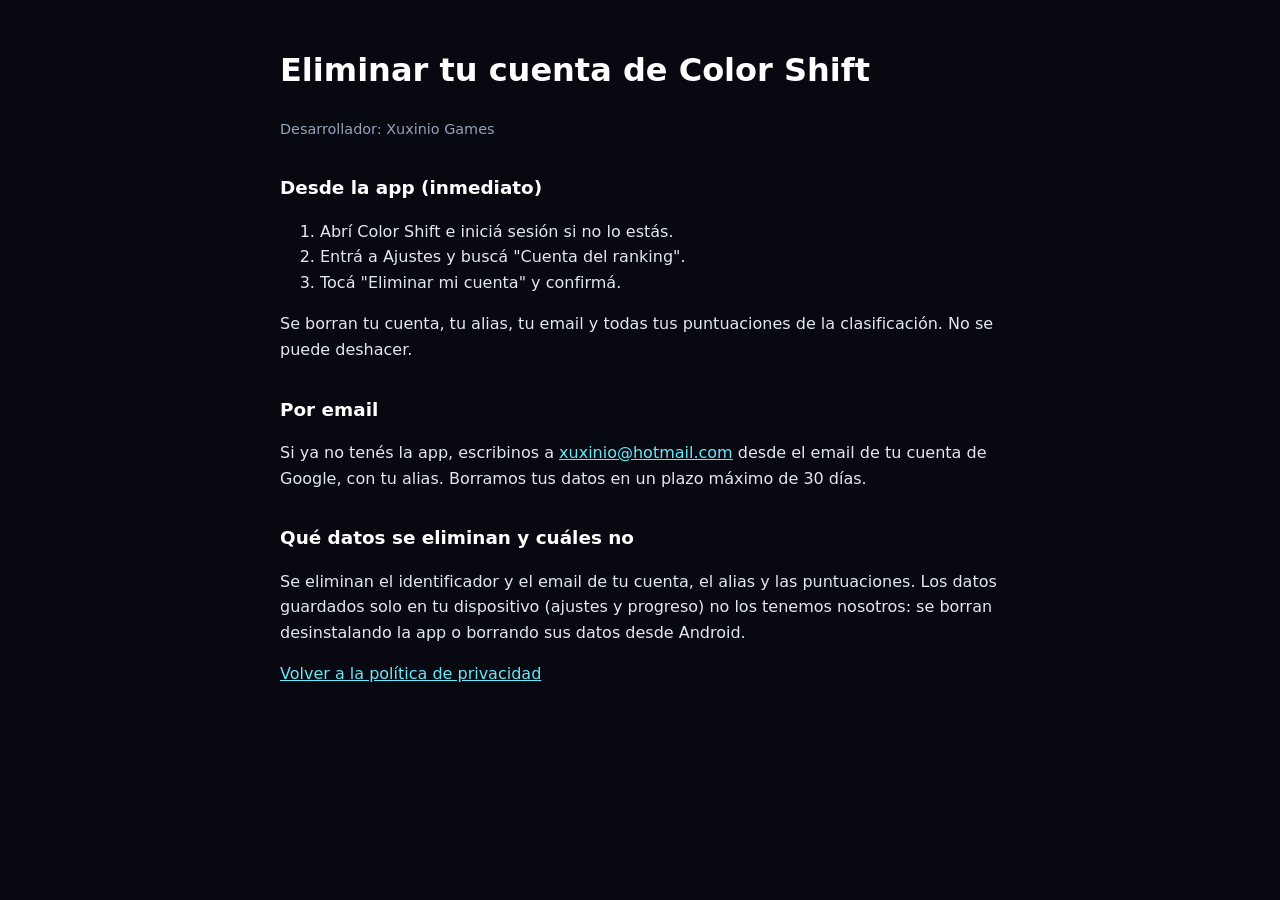
<file: colorshift-test/eliminar-cuenta.html>
<!doctype html>
<html lang="es">
<head>
<meta charset="UTF-8" />
<meta name="viewport" content="width=device-width, initial-scale=1.0" />
<title>Eliminar tu cuenta - Color Shift</title>
<style>
  body { margin: 0; background: #080811; color: #e2e8f0; font: 16px/1.6 system-ui, sans-serif; }
  main { max-width: 720px; margin: 0 auto; padding: 24px 16px 64px; }
  h1, h2 { color: #fff; }
  h2 { margin-top: 32px; font-size: 1.15rem; }
  a { color: #67e8f9; }
  .meta { color: #94a3b8; font-size: 0.9rem; }
</style>
</head>
<body>
<main>
  <h1>Eliminar tu cuenta de Color Shift</h1>
  <p class="meta">Desarrollador: Xuxinio Games</p>

  <h2>Desde la app (inmediato)</h2>
  <ol>
    <li>Abrí Color Shift e iniciá sesión si no lo estás.</li>
    <li>Entrá a Ajustes y buscá "Cuenta del ranking".</li>
    <li>Tocá "Eliminar mi cuenta" y confirmá.</li>
  </ol>
  <p>Se borran tu cuenta, tu alias, tu email y todas tus puntuaciones de la clasificación. No se puede deshacer.</p>

  <h2>Por email</h2>
  <p>Si ya no tenés la app, escribinos a <a href="mailto:xuxinio@hotmail.com">xuxinio@hotmail.com</a> desde el email de tu cuenta de Google, con tu alias. Borramos tus datos en un plazo máximo de 30 días.</p>

  <h2>Qué datos se eliminan y cuáles no</h2>
  <p>Se eliminan el identificador y el email de tu cuenta, el alias y las puntuaciones. Los datos guardados solo en tu dispositivo (ajustes y progreso) no los tenemos nosotros: se borran desinstalando la app o borrando sus datos desde Android.</p>

  <p><a href="privacy.html">Volver a la política de privacidad</a></p>
</main>
</body>
</html>
</file>
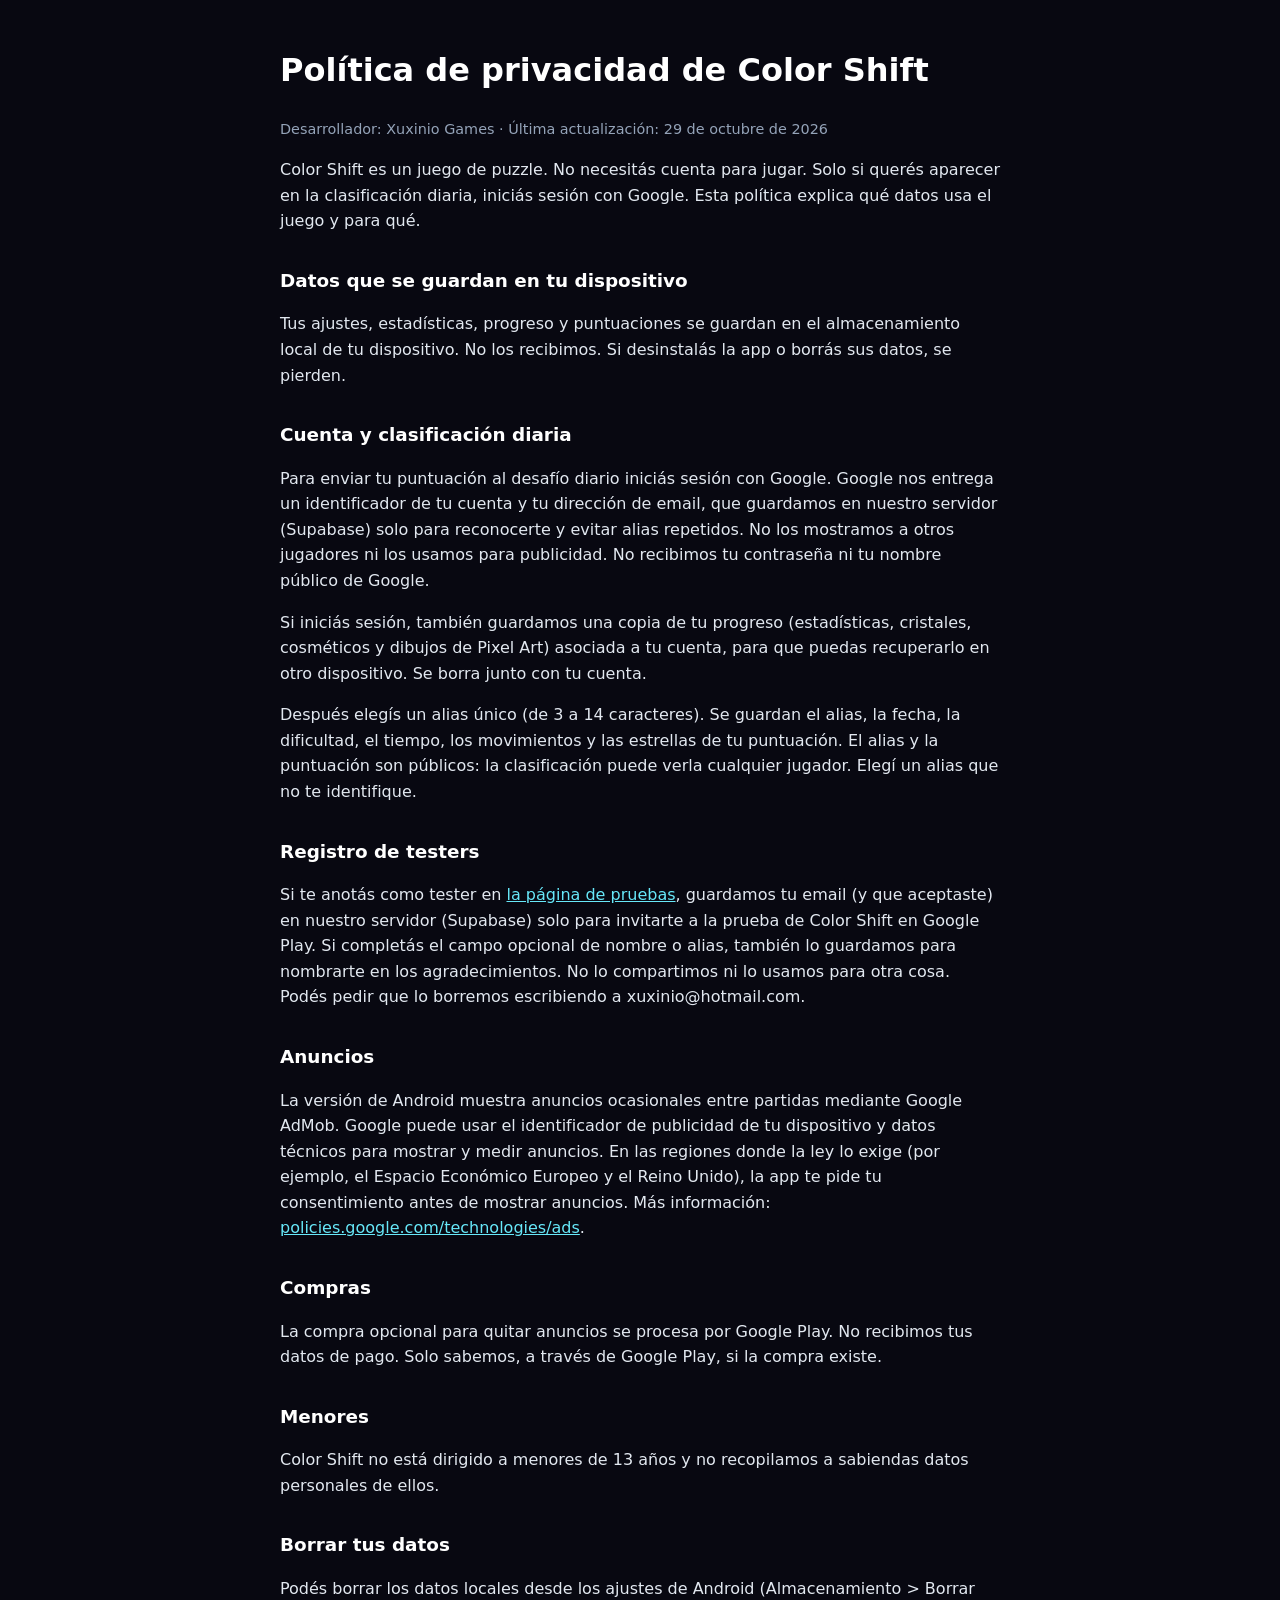
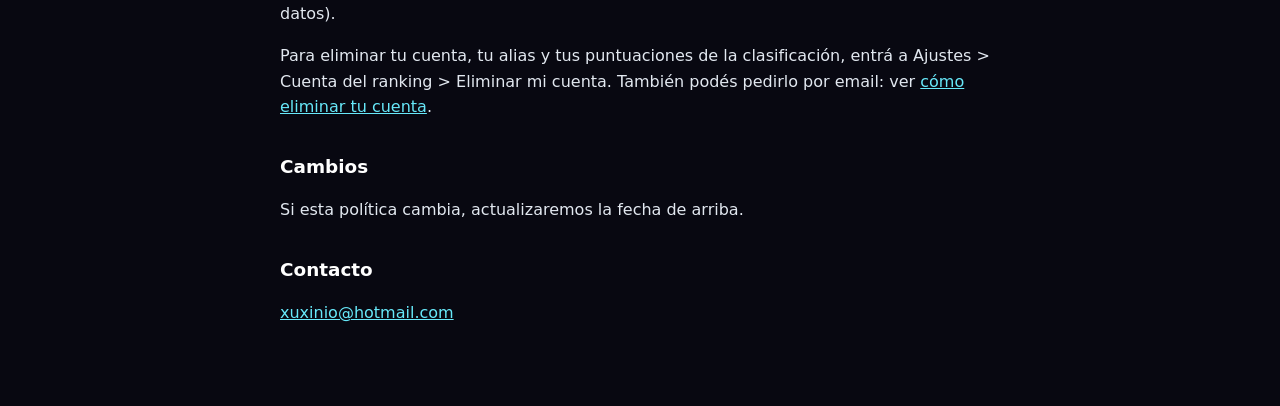
<file: colorshift-test/privacy.html>
<!doctype html>
<html lang="es">
<head>
<meta charset="UTF-8" />
<meta name="viewport" content="width=device-width, initial-scale=1.0" />
<title>Política de privacidad - Color Shift</title>
<style>
  body { margin: 0; background: #080811; color: #e2e8f0; font: 16px/1.6 system-ui, sans-serif; }
  main { max-width: 720px; margin: 0 auto; padding: 24px 16px 64px; }
  h1, h2 { color: #fff; }
  h2 { margin-top: 32px; font-size: 1.15rem; }
  a { color: #67e8f9; }
  .meta { color: #94a3b8; font-size: 0.9rem; }
</style>
</head>
<body>
<main>
  <h1>Política de privacidad de Color Shift</h1>
  <p class="meta">Desarrollador: Xuxinio Games · Última actualización: 29 de octubre de 2026</p>

  <p>Color Shift es un juego de puzzle. No necesitás cuenta para jugar. Solo si querés aparecer en la clasificación diaria, iniciás sesión con Google. Esta política explica qué datos usa el juego y para qué.</p>

  <h2>Datos que se guardan en tu dispositivo</h2>
  <p>Tus ajustes, estadísticas, progreso y puntuaciones se guardan en el almacenamiento local de tu dispositivo. No los recibimos. Si desinstalás la app o borrás sus datos, se pierden.</p>

  <h2>Cuenta y clasificación diaria</h2>
  <p>Para enviar tu puntuación al desafío diario iniciás sesión con Google. Google nos entrega un identificador de tu cuenta y tu dirección de email, que guardamos en nuestro servidor (Supabase) solo para reconocerte y evitar alias repetidos. No los mostramos a otros jugadores ni los usamos para publicidad. No recibimos tu contraseña ni tu nombre público de Google.</p>
  <p>Si iniciás sesión, también guardamos una copia de tu progreso (estadísticas, cristales, cosméticos y dibujos de Pixel Art) asociada a tu cuenta, para que puedas recuperarlo en otro dispositivo. Se borra junto con tu cuenta.</p>
  <p>Después elegís un alias único (de 3 a 14 caracteres). Se guardan el alias, la fecha, la dificultad, el tiempo, los movimientos y las estrellas de tu puntuación. El alias y la puntuación son públicos: la clasificación puede verla cualquier jugador. Elegí un alias que no te identifique.</p>

  <h2>Registro de testers</h2>
  <p>Si te anotás como tester en <a href="testers.html">la página de pruebas</a>, guardamos tu email (y que aceptaste) en nuestro servidor (Supabase) solo para invitarte a la prueba de Color Shift en Google Play. Si completás el campo opcional de nombre o alias, también lo guardamos para nombrarte en los agradecimientos. No lo compartimos ni lo usamos para otra cosa. Podés pedir que lo borremos escribiendo a xuxinio@hotmail.com.</p>

  <h2>Anuncios</h2>
  <p>La versión de Android muestra anuncios ocasionales entre partidas mediante Google AdMob. Google puede usar el identificador de publicidad de tu dispositivo y datos técnicos para mostrar y medir anuncios. En las regiones donde la ley lo exige (por ejemplo, el Espacio Económico Europeo y el Reino Unido), la app te pide tu consentimiento antes de mostrar anuncios. Más información: <a href="https://policies.google.com/technologies/ads">policies.google.com/technologies/ads</a>.</p>

  <h2>Compras</h2>
  <p>La compra opcional para quitar anuncios se procesa por Google Play. No recibimos tus datos de pago. Solo sabemos, a través de Google Play, si la compra existe.</p>

  <h2>Menores</h2>
  <p>Color Shift no está dirigido a menores de 13 años y no recopilamos a sabiendas datos personales de ellos.</p>

  <h2>Borrar tus datos</h2>
  <p>Podés borrar los datos locales desde los ajustes de Android (Almacenamiento &gt; Borrar datos).</p>
  <p>Para eliminar tu cuenta, tu alias y tus puntuaciones de la clasificación, entrá a Ajustes &gt; Cuenta del ranking &gt; Eliminar mi cuenta. También podés pedirlo por email: ver <a href="eliminar-cuenta.html">cómo eliminar tu cuenta</a>.</p>

  <h2>Cambios</h2>
  <p>Si esta política cambia, actualizaremos la fecha de arriba.</p>

  <h2>Contacto</h2>
  <p><a href="mailto:xuxinio@hotmail.com">xuxinio@hotmail.com</a></p>
</main>
</body>
</html>
</file>
